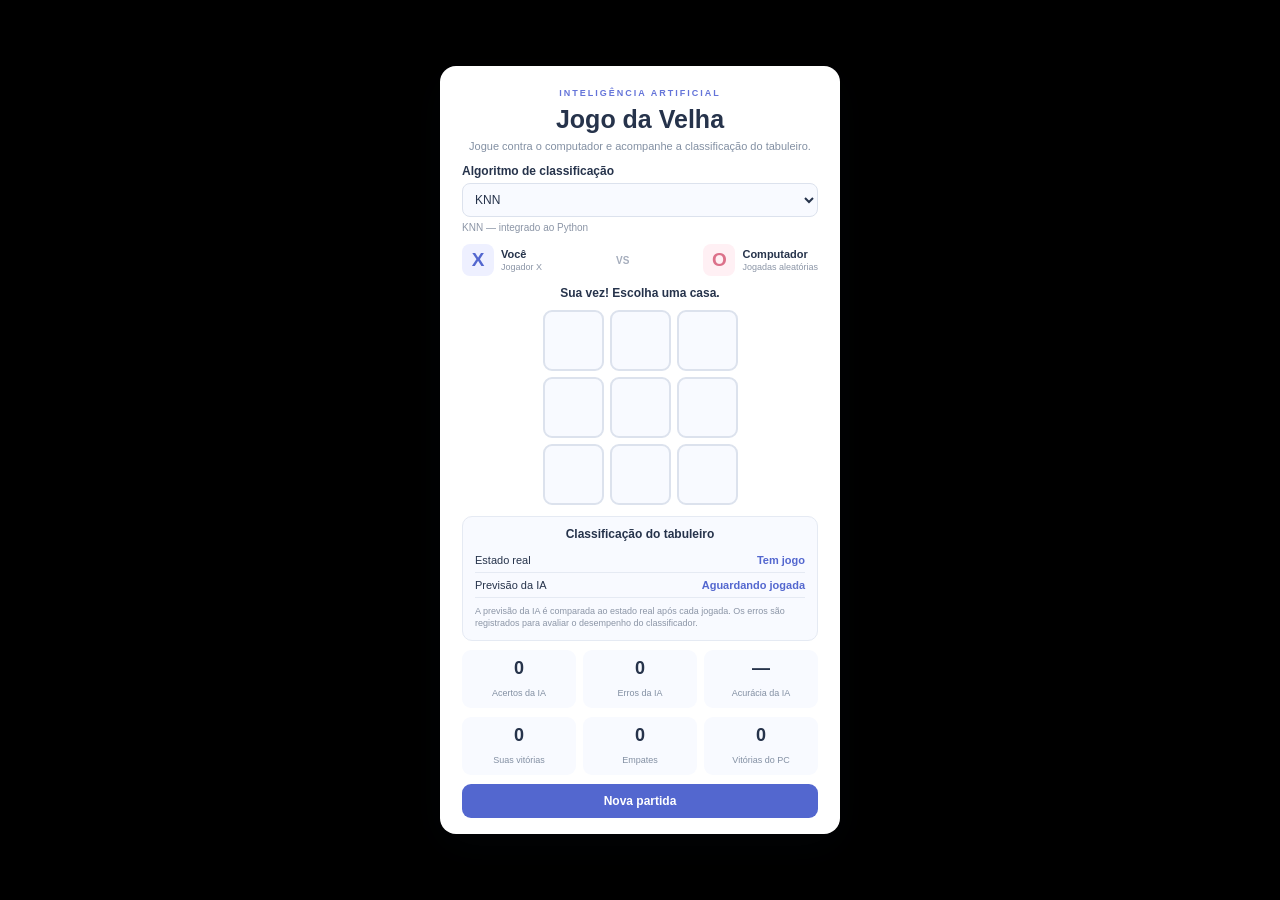
<file: front_end/index.html>
<!DOCTYPE html>
<html lang="pt-BR">

<head>
    <meta charset="UTF-8">
    <meta name="viewport" content="width=device-width, initial-scale=1.0">

    <title>Jogo da Velha | Inteligência Artificial</title>

    <link rel="stylesheet" href="style.css">
    <script src="script.js" defer></script>
</head>

<body>

    <main class="container">

        <!-- CABEÇALHO -->
        <header class="cabecalho">

            <span class="etiqueta">
                INTELIGÊNCIA ARTIFICIAL
            </span>

            <h1>Jogo da Velha</h1>

            <p>
                Jogue contra o computador e acompanhe
                a classificação do tabuleiro.
            </p>

        </header>


        <!-- SELEÇÃO DO ALGORITMO -->
        <section class="selecao">

            <label for="algoritmo">
                Algoritmo de classificação
            </label>

            <select id="algoritmo">

                <option value="knn">
                    KNN
                </option>

                <option value="mlp">
                    MLP
                </option>

                <option value="arvore">
                    Árvore de Decisão
                </option>

                <option value="random_forest">
                    Random Forest
                </option>

                <option value="boosting">
                    Gradient Boosting
                </option>

            </select>

            <p id="status-modelo" class="status-modelo">
                Aguardando conexão com o modelo...
            </p>

        </section>


        <!-- ÁREA DO JOGO -->
        <section class="jogo">

            <!-- JOGADORES -->
            <div class="jogadores">

                <div class="jogador">

                    <span class="simbolo x">X</span>

                    <div>
                        <strong>Você</strong>
                        <small>Jogador X</small>
                    </div>

                </div>

                <span class="versus">VS</span>

                <div class="jogador">

                    <span class="simbolo o">O</span>

                    <div>
                        <strong>Computador</strong>
                        <small>Jogadas aleatórias</small>
                    </div>

                </div>

            </div>


            <!-- MENSAGEM DA PARTIDA -->
            <p id="mensagem" aria-live="polite">
                Sua vez! Escolha uma casa.
            </p>


            <!-- TABULEIRO -->
            <div class="tabuleiro" id="tabuleiro">

                <button
                    class="casa"
                    data-posicao="0"
                    aria-label="Casa 1">
                </button>

                <button
                    class="casa"
                    data-posicao="1"
                    aria-label="Casa 2">
                </button>

                <button
                    class="casa"
                    data-posicao="2"
                    aria-label="Casa 3">
                </button>

                <button
                    class="casa"
                    data-posicao="3"
                    aria-label="Casa 4">
                </button>

                <button
                    class="casa"
                    data-posicao="4"
                    aria-label="Casa 5">
                </button>

                <button
                    class="casa"
                    data-posicao="5"
                    aria-label="Casa 6">
                </button>

                <button
                    class="casa"
                    data-posicao="6"
                    aria-label="Casa 7">
                </button>

                <button
                    class="casa"
                    data-posicao="7"
                    aria-label="Casa 8">
                </button>

                <button
                    class="casa"
                    data-posicao="8"
                    aria-label="Casa 9">
                </button>

            </div>

        </section>


        <!-- CLASSIFICAÇÃO DO TABULEIRO -->
        <section class="classificacao">

            <h2>Classificação do tabuleiro</h2>

            <div class="linha-resultado">

                <span>Estado real</span>

                <strong id="estado">
                    Tem jogo
                </strong>

            </div>

            <div class="linha-resultado">

                <span>Previsão da IA</span>

                <strong id="previsao">
                    Aguardando jogada
                </strong>

            </div>

            <p class="observacao">
                A previsão da IA é comparada ao estado real
                após cada jogada. Os erros são registrados
                para avaliar o desempenho do classificador.
            </p>

        </section>


        <!-- DESEMPENHO DA INTELIGÊNCIA ARTIFICIAL -->
        <section
            class="placar"
            aria-label="Desempenho da IA">

            <div>

                <strong id="acertos-ia">0</strong>

                <span>Acertos da IA</span>

            </div>

            <div>

                <strong id="erros-ia">0</strong>

                <span>Erros da IA</span>

            </div>

            <div>

                <strong id="acuracia-ia">—</strong>

                <span>Acurácia da IA</span>

            </div>

        </section>


        <!-- PLACAR DAS PARTIDAS -->
        <section
            class="placar"
            aria-label="Placar das partidas">

            <div>

                <strong id="vitorias-x">0</strong>

                <span>Suas vitórias</span>

            </div>

            <div>

                <strong id="empates">0</strong>

                <span>Empates</span>

            </div>

            <div>

                <strong id="vitorias-o">0</strong>

                <span>Vitórias do PC</span>

            </div>

        </section>


        <!-- BOTÃO DE REINICIAR -->
        <button
            id="reiniciar"
            class="botao-reiniciar"
            type="button">

            Nova partida

        </button>

    </main>

</body>

</html>
</file>
<file: front_end/style.css>
/* =====================================
   CONFIGURAÇÕES GERAIS
===================================== */

* {
    box-sizing: border-box;
}

html {
    margin: 0;
    padding: 0;
}

body {
    margin: 0;
    min-height: 100vh;
    min-height: 100dvh;
    padding: 10px 14px;

    display: flex;
    align-items: center;
    justify-content: center;

    font-family: Arial, sans-serif;
    background: #000000;
    color: #26334b;
}


/* =====================================
   CONTAINER PRINCIPAL
===================================== */

.container {
    width: 100%;
    max-width: 400px;

    background: white;
    padding: 16px 22px;

    border-radius: 16px;

    box-shadow: 0 12px 40px
        rgba(30, 45, 80, 0.08);
}


/* =====================================
   CABEÇALHO
===================================== */

.cabecalho {
    text-align: center;
    margin-bottom: 10px;
}

.etiqueta {
    font-size: 9px;
    font-weight: bold;
    letter-spacing: 2px;
    color: #6474d9;
}

h1 {
    margin: 5px 0;
    font-size: 25px;
}

.cabecalho p {
    margin: 4px 0;
    font-size: 11px;
    line-height: 1.35;
    color: #8390a3;
}


/* =====================================
   SELEÇÃO DO ALGORITMO
===================================== */

.selecao {
    margin-bottom: 11px;
}

.selecao label {
    display: block;
    margin-bottom: 5px;

    font-size: 12px;
    font-weight: bold;
}

.selecao select {
    width: 100%;
    padding: 8px;

    border: 1px solid #dce2ed;
    border-radius: 8px;

    background: #f8faff;
    color: #26334b;

    font-size: 12px;
    cursor: pointer;
}

.status-modelo {
    margin: 5px 0 0;
    font-size: 10px;
    color: #8b95a6;
}


/* =====================================
   JOGADORES
===================================== */

.jogadores {
    display: flex;
    align-items: center;
    justify-content: space-between;

    gap: 8px;
    margin-bottom: 10px;
}

.jogador {
    display: flex;
    align-items: center;
    gap: 7px;
}

.simbolo {
    display: flex;
    align-items: center;
    justify-content: center;

    width: 32px;
    height: 32px;

    border-radius: 8px;

    font-size: 19px;
    font-weight: bold;
}

.simbolo.x {
    color: #5367cf;
    background: #eef0ff;
}

.simbolo.o {
    color: #dc718a;
    background: #fff0f4;
}

.jogador strong {
    display: block;
    font-size: 11px;
}

.jogador small {
    display: block;
    margin-top: 2px;

    font-size: 9px;
    color: #8b95a6;
}

.versus {
    font-size: 10px;
    font-weight: bold;
    color: #a5adbc;
}


/* =====================================
   MENSAGEM DA PARTIDA
===================================== */

#mensagem {
    min-height: 16px;
    margin: 0 0 8px;

    text-align: center;
    font-size: 12px;
    font-weight: bold;
}


/* =====================================
   TABULEIRO
===================================== */

.tabuleiro {
    display: grid;
    grid-template-columns: repeat(3, 1fr);

    gap: 6px;
    width: 100%;
    max-width: 195px;

    margin: 0 auto;
}

.casa {
    aspect-ratio: 1;

    border: 2px solid #dce2ed;
    border-radius: 9px;

    background: #f8faff;

    font-size: 30px;
    font-weight: bold;

    cursor: pointer;

    transition:
        background 0.2s,
        transform 0.15s;
}

.casa:hover:not(:disabled) {
    background: #e9edff;
    transform: scale(1.03);
}

.casa.x {
    color: #5367cf;
}

.casa.o {
    color: #dc718a;
}

.casa:disabled {
    cursor: default;
}


/* =====================================
   CLASSIFICAÇÃO DA IA
===================================== */

.classificacao {
    margin-top: 11px;
    padding: 10px 12px;

    background: #f8faff;

    border: 1px solid #e5eaf3;
    border-radius: 10px;
}

.classificacao h2 {
    margin: 0 0 7px;

    font-size: 12px;
    text-align: center;
}

.linha-resultado {
    display: flex;
    align-items: center;
    justify-content: space-between;

    gap: 10px;
    padding: 6px 0;

    font-size: 11px;

    border-bottom: 1px solid #e5eaf3;
}

.linha-resultado strong {
    color: #5367cf;
    text-align: right;
}

.observacao {
    margin: 7px 0 0;

    font-size: 9px;
    line-height: 1.35;

    color: #8b95a6;
}


/* =====================================
   PLACARES
===================================== */

.placar {
    display: grid;
    grid-template-columns: repeat(3, 1fr);

    gap: 7px;
    margin: 9px 0;

    text-align: center;
}

.placar div {
    padding: 8px 4px;

    background: #f8faff;
    border-radius: 9px;
}

.placar strong {
    display: block;

    margin-bottom: 3px;
    font-size: 18px;
}

.placar span {
    font-size: 9px;
    color: #8390a3;
}


/* =====================================
   BOTÃO NOVA PARTIDA
===================================== */

.botao-reiniciar {
    width: 100%;
    padding: 10px;

    border: none;
    border-radius: 9px;

    background: #5367cf;
    color: white;

    font-size: 12px;
    font-weight: bold;

    cursor: pointer;
}

.botao-reiniciar:hover {
    background: #4054b8;
}


/* =====================================
   AJUSTE PARA TELAS MAIS BAIXAS
===================================== */

@media (max-height: 800px) {

    body {
        padding: 6px 10px;
    }

    .container {
        padding: 11px 18px;
    }

    .cabecalho {
        margin-bottom: 7px;
    }

    h1 {
        font-size: 22px;
        margin: 3px 0;
    }

    .selecao {
        margin-bottom: 7px;
    }

    .selecao select {
        padding: 6px;
    }

    .jogadores {
        margin-bottom: 7px;
    }

    #mensagem {
        margin-bottom: 6px;
    }

    .tabuleiro {
        max-width: 170px;
        gap: 5px;
    }

    .casa {
        font-size: 26px;
    }

    .classificacao {
        margin-top: 8px;
        padding: 7px 10px;
    }

    .classificacao h2 {
        margin-bottom: 4px;
    }

    .linha-resultado {
        padding: 4px 0;
    }

    .observacao {
        margin-top: 5px;
    }

    .placar {
        margin: 6px 0;
    }

    .placar div {
        padding: 5px 3px;
    }

    .placar strong {
        font-size: 16px;
        margin-bottom: 2px;
    }

    .botao-reiniciar {
        padding: 8px;
    }
}


/* =====================================
   TELAS MUITO BAIXAS
===================================== */

@media (max-height: 650px) {

    body {
        align-items: flex-start;
    }

    .container {
        padding: 9px 15px;
    }

    .cabecalho {
        margin-bottom: 5px;
    }

    .tabuleiro {
        max-width: 145px;
    }

    .simbolo {
        width: 27px;
        height: 27px;
    }

    .classificacao {
        margin-top: 6px;
    }

    .placar {
        margin: 4px 0;
    }
}


/* =====================================
   CELULARES
===================================== */

@media (max-width: 420px) {

    body {
        padding: 8px;
        align-items: flex-start;
    }

    .container {
        padding: 14px;
    }

    .jogador {
        gap: 5px;
    }

    .jogador strong {
        font-size: 10px;
    }

    .jogador small {
        font-size: 9px;
    }
}
</file>
